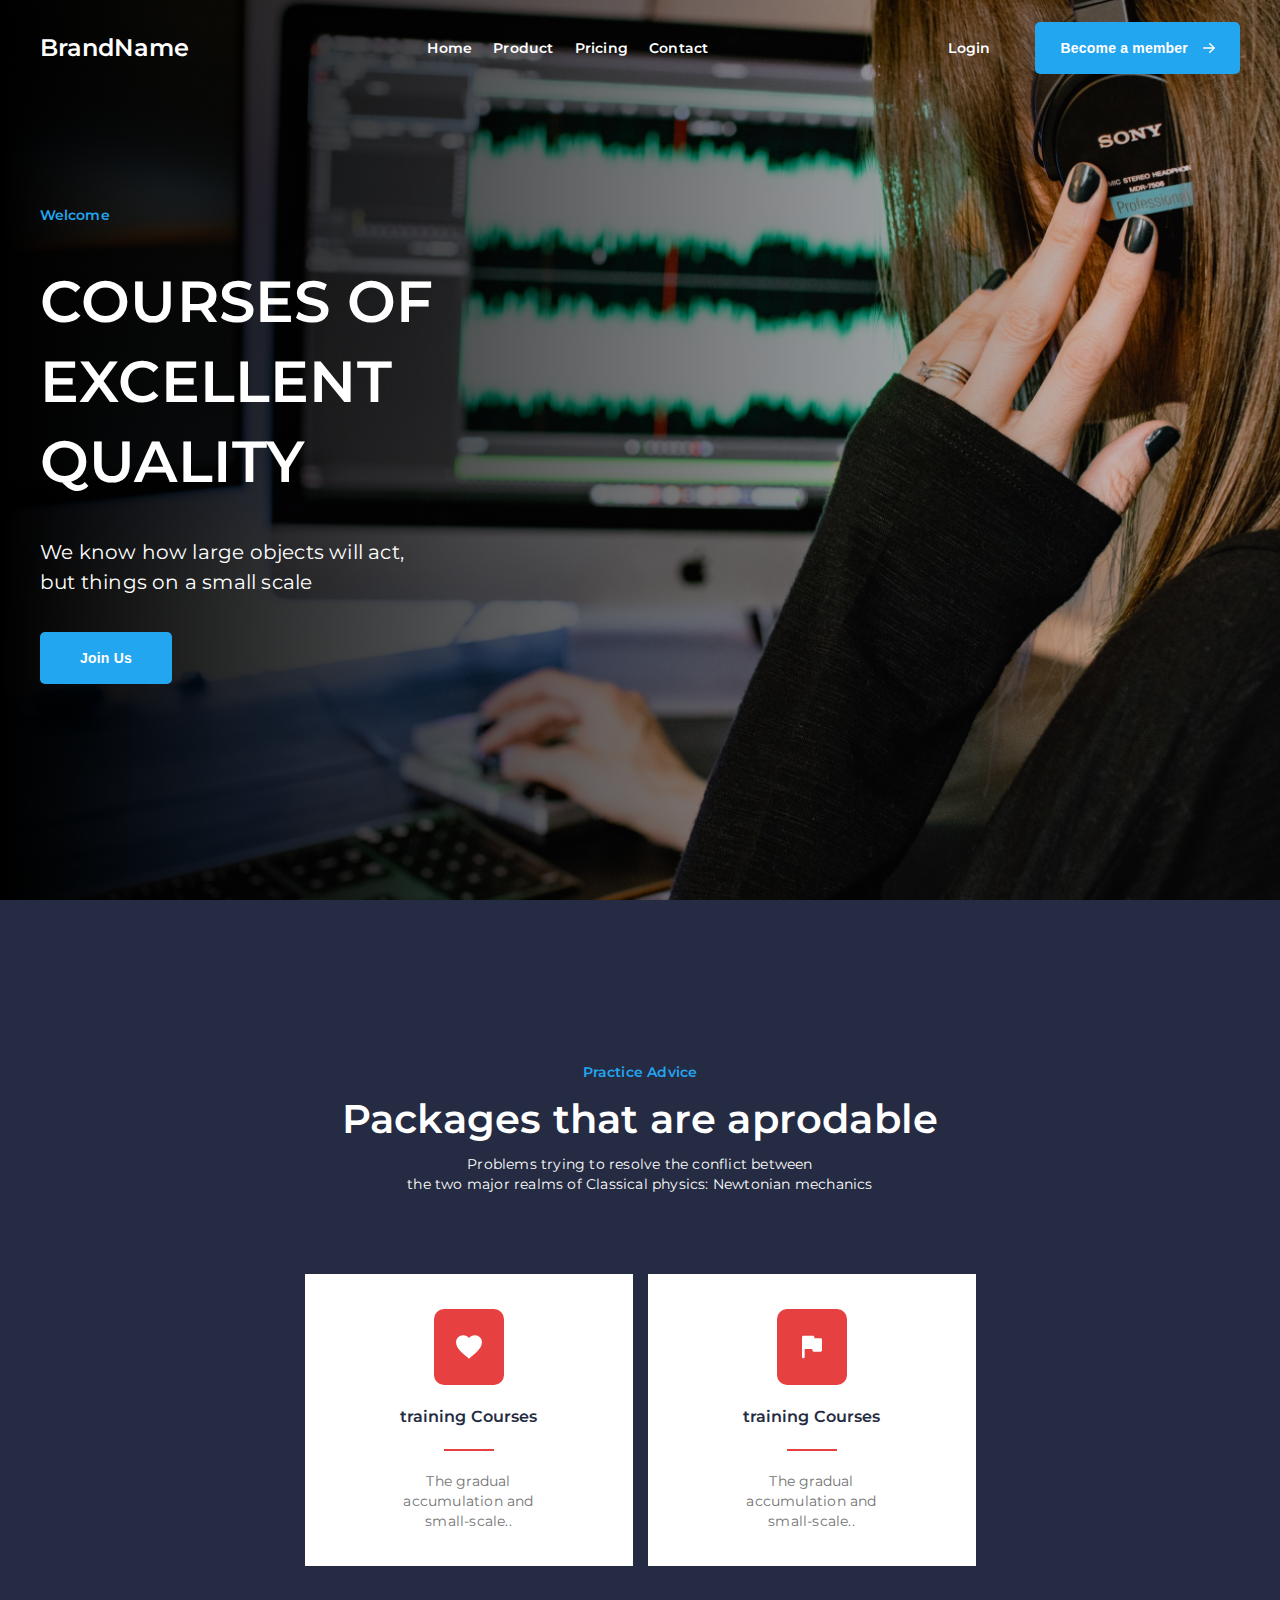
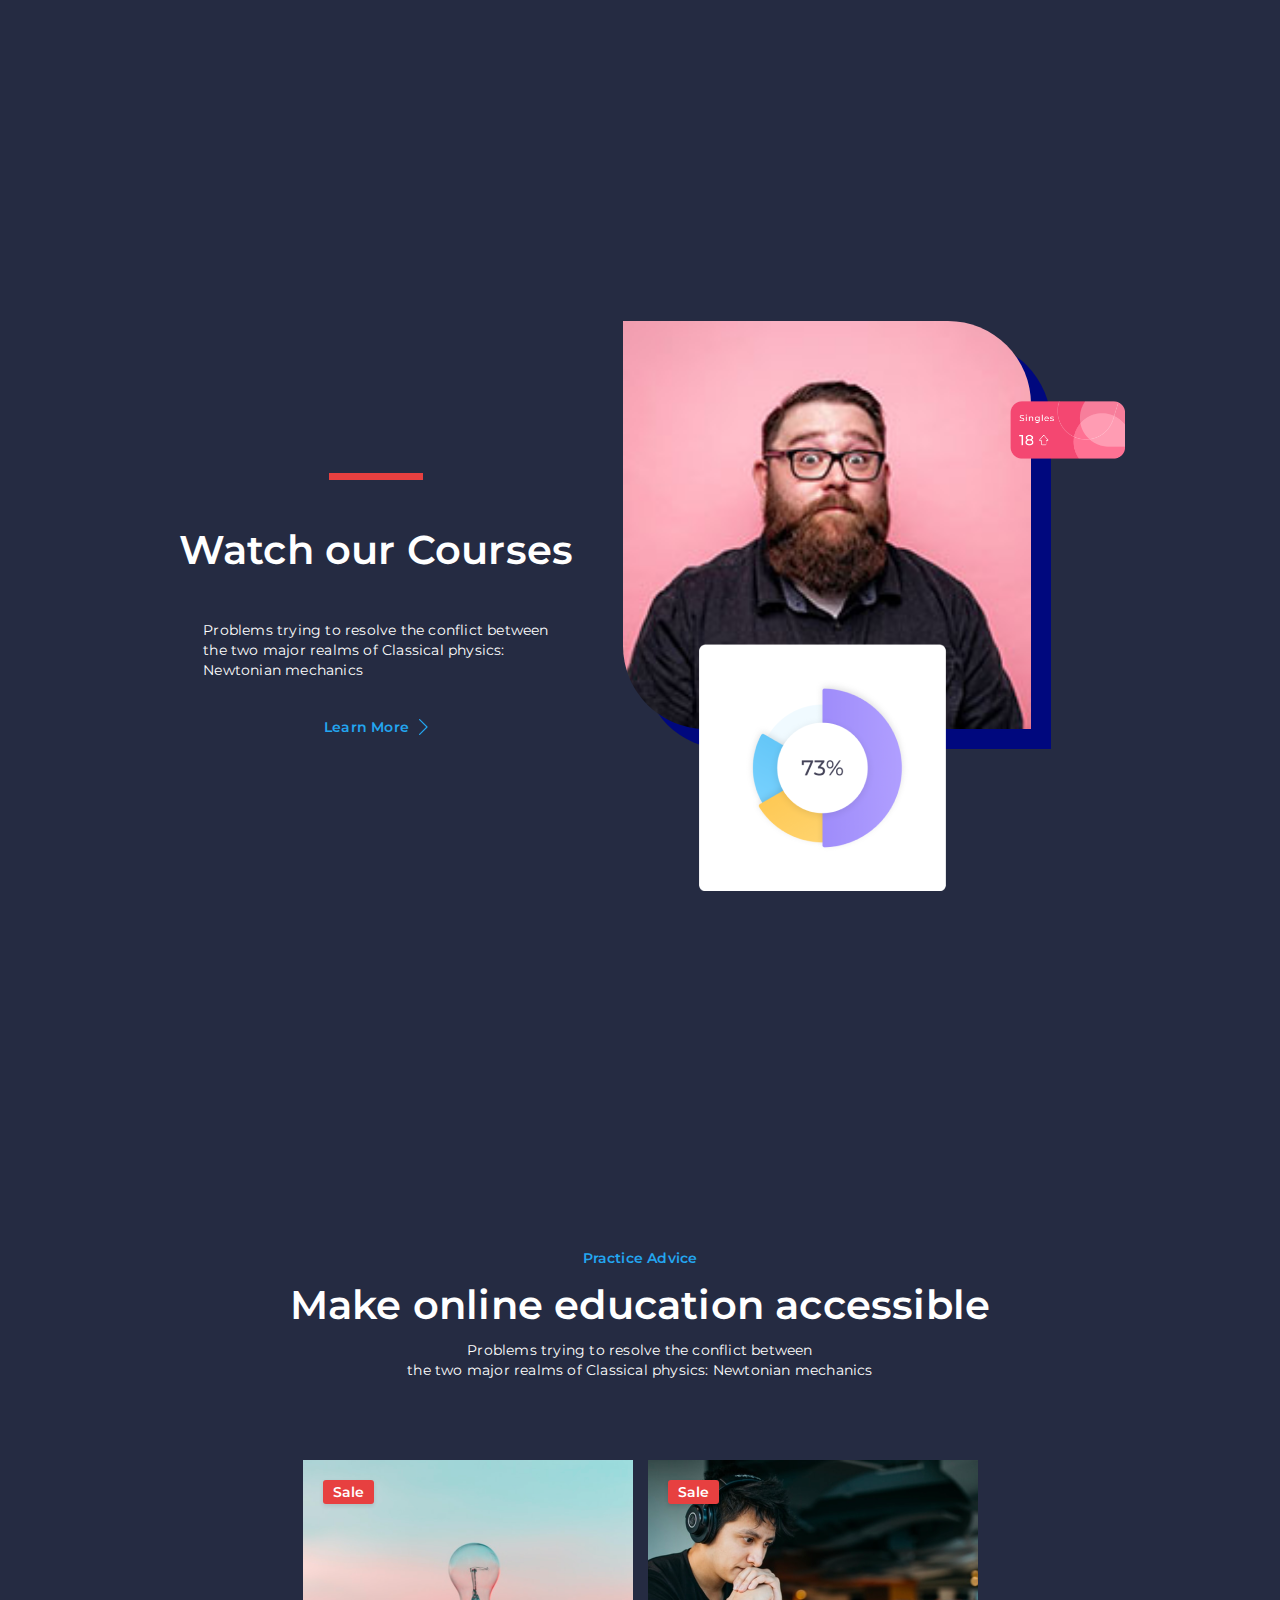
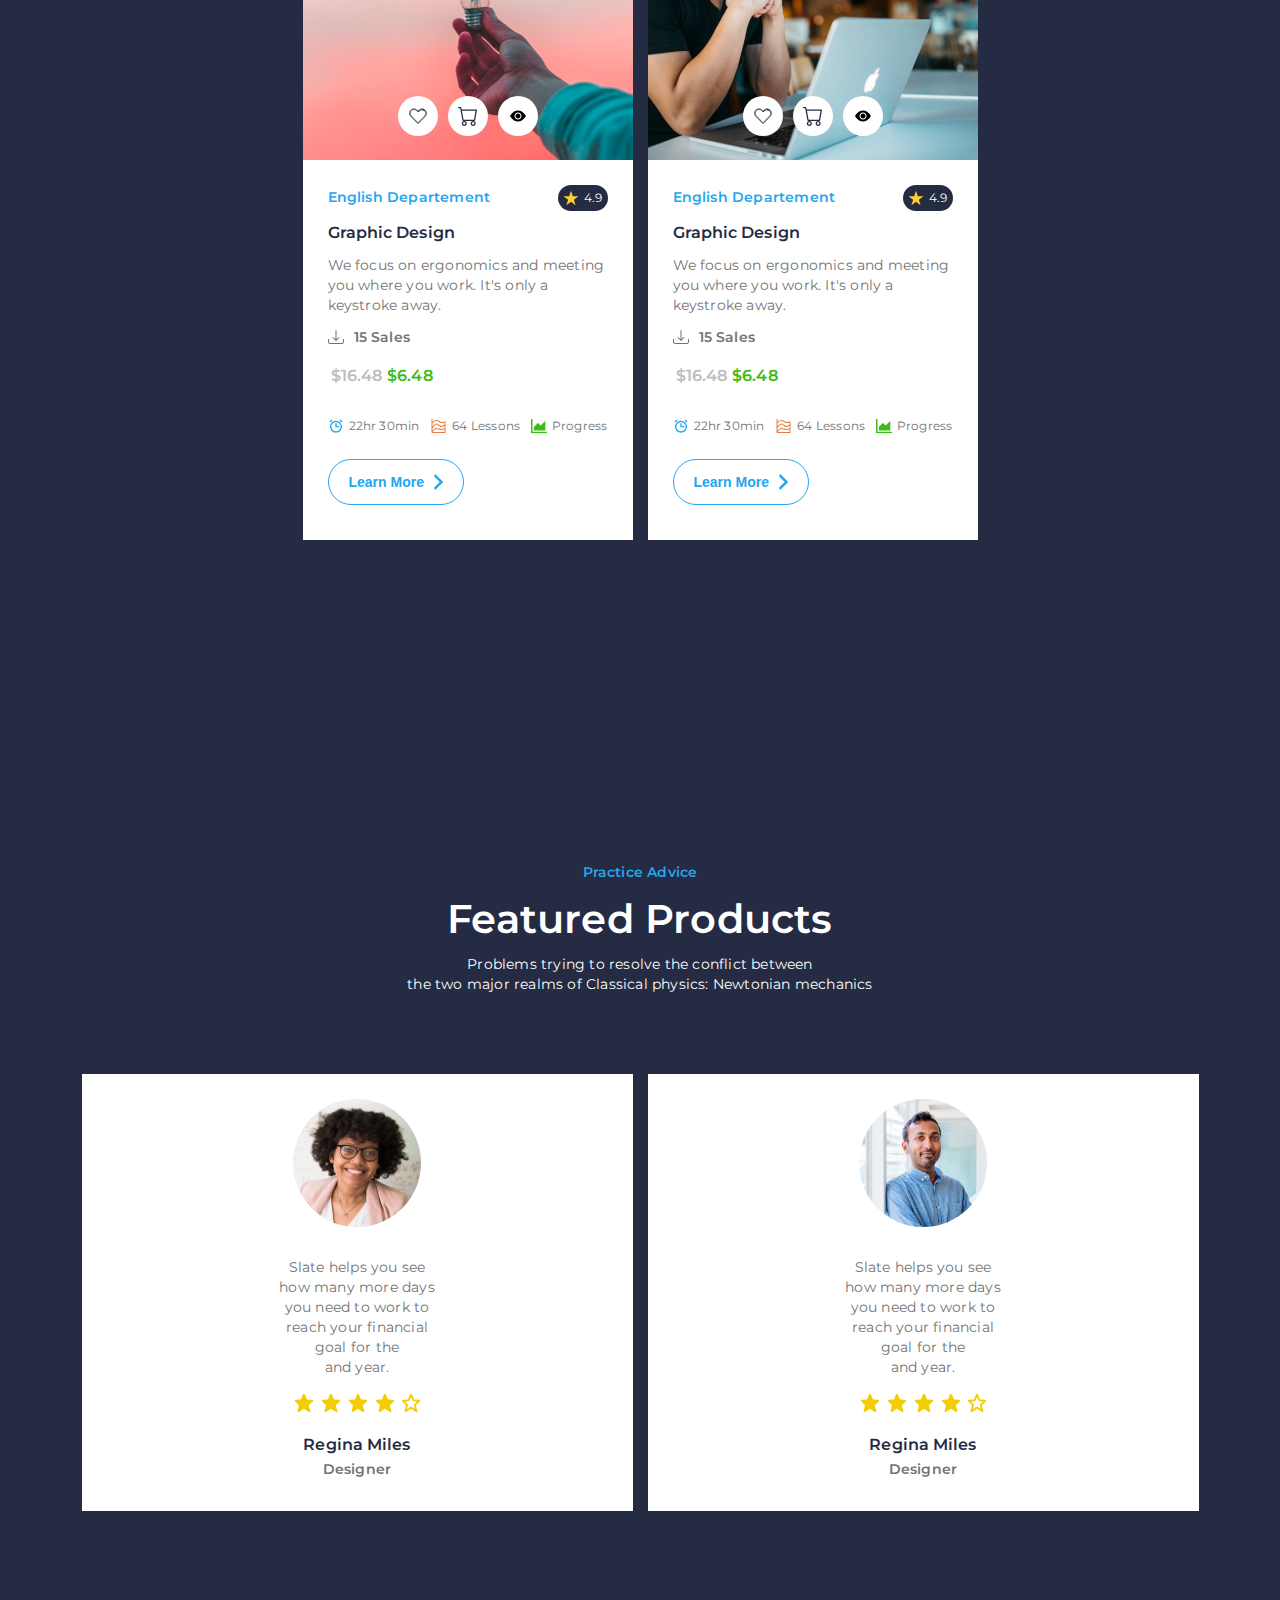
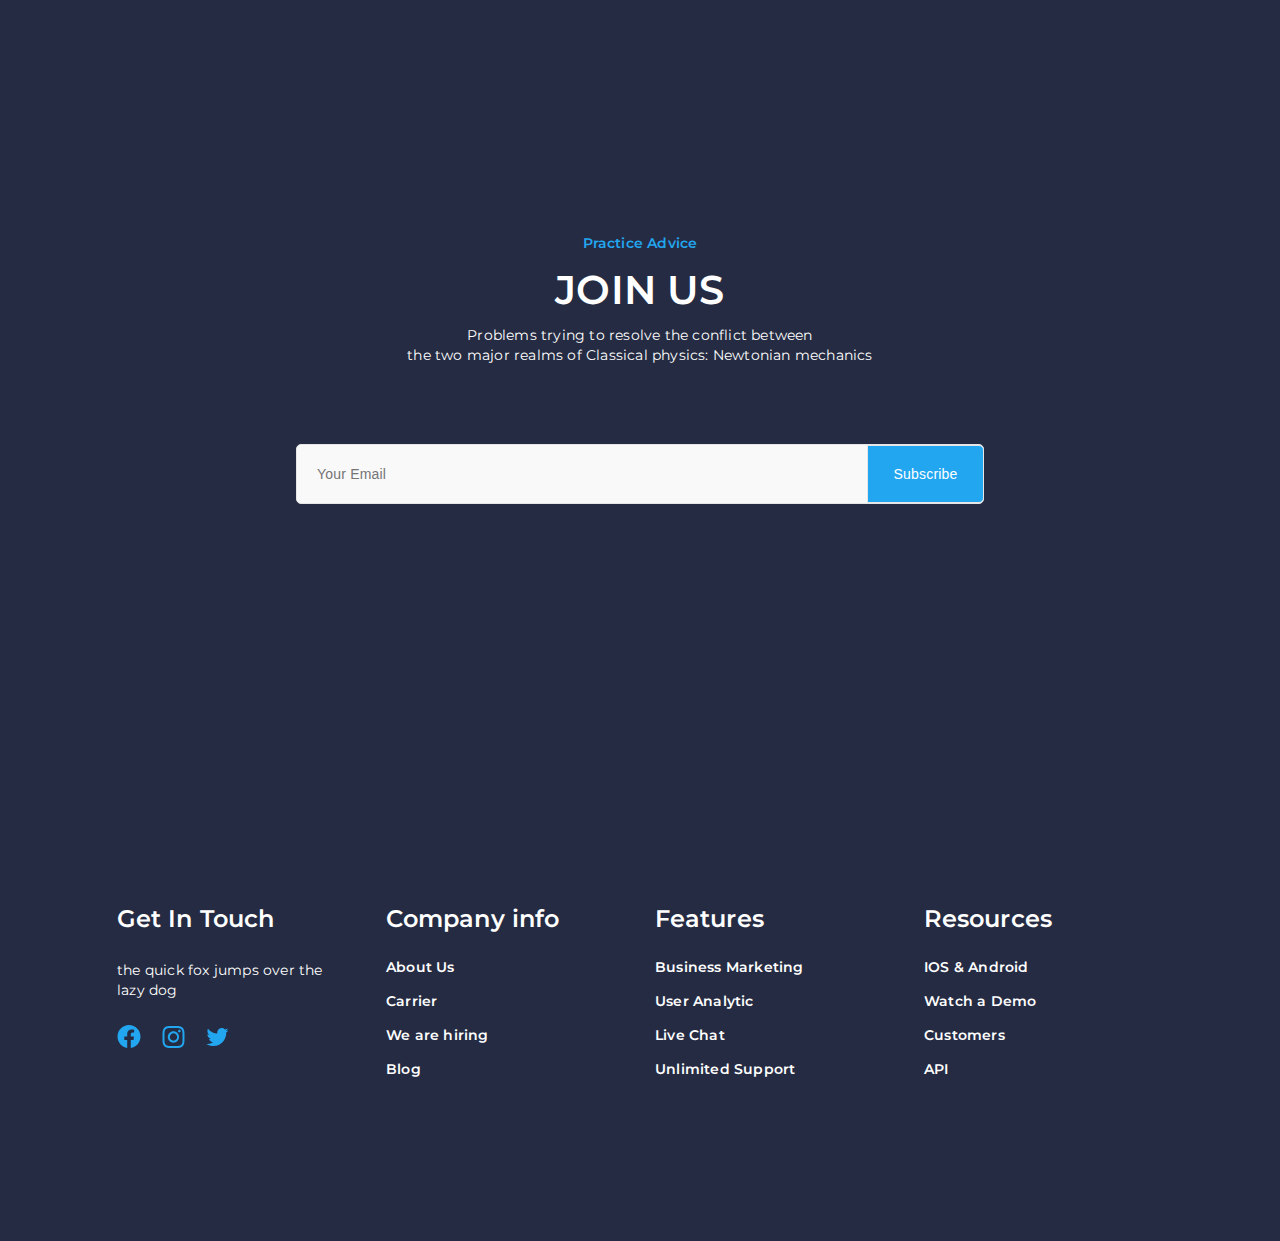
<file: index.html>
<html>
<head>
    <meta charset="UTF-8">
    <meta name="viewport"
          content="width=device-width, user-scalable=no, initial-scale=1.0, maximum-scale=1.0, minimum-scale=1.0">
    <meta http-equiv="X-UA-Compatible" content="ie=edge">
    <link rel="stylesheet" type="text/css" href="assets/styles/font.css">
    <link rel="stylesheet" type="text/css" href="assets/styles/reset.css">
    <link rel="stylesheet" type="text/css" href="assets/styles/style.css">
    <link rel="stylesheet" type="text/css" href="assets/styles/intro.css">
    <link rel="stylesheet" type="text/css" href="assets/styles/size_390.css">

    <title>Document</title>
</head>

<header class="header">
    <div class="container">
        <div class="header__inner">
            <div class="header-logo menu-trigger">
                <h1 class="header-logo__link">BrandName</h1>
            </div>

            <div class="header-collapse">


                <a class="menu-trigger" id="trigger" href="#"></a>
                <div class="menu-popup">
                    <a class="menu-close" href="#"></a>



                    <ul class="header-collapse header__navigation">
                        <li><a class="navigation__link" href="#">Home</a></li>
                        <li><a class="navigation__link" href="#">Product</a></li>
                        <li><a class="navigation__link" href="#">Pricing</a></li>
                        <li><a class="navigation__link" href="#">Contact</a></li>
                    </ul>


                </div>

                <div class="header-collapse header__connection">
                    <a class="navigation__link" href="#">Login</a>
                    <button class="header__button button">
                        <i class="header__button__img" ></i>
                        <a class="header__button__link">Become a member</a>
                    </button>
                </div>

            </div>
        </div>

    </div>
</header>

<body>

    <main class="intro">
        <div class="container">
            <div class="intro-container">
                <div class="intro-container__text">
                    <div class="intro-container__title">Welcome</div>
                    <div class="intro-container__headline">COURSES OF <br /> EXCELLENT <br /> QUALITY</div>
                    <div class="intro-container__sub-headline">We know how large objects will act,<br /> but things on a small scale</div>
                    <button class="intro-container__button button">Join Us</button>
                </div>
            </div>
        </div>
    </main>

    <div class="section">
        <div class="section-header section__section-header">
            <span class="section-header__title">Practice Advice</span>
            <span class="section-header__header">Packages that are aprodable</span>
            <span class="section-header__subheader">
                Problems trying to resolve the conflict between<br />
                the two major realms of Classical physics: Newtonian mechanics
            </span>
        </div>

        <div class="row-card section__course-carousel">
            <div class="row-card__item">
                <div class="row-item__icon">
                    <img src="assets/icons/heart.svg"  class="icon"/>
                </div>
                <span class="row-item__subheader">
                        training Courses
                </span>
                <div class="row-item__line"></div>
                <p class="row-item__description">
                    The gradual <br />
                    accumulation and <br />
                    small-scale..
                </p>
            </div>
            <div class="row-card__item">
                <div class="row-item__icon">
                    <img src="assets/icons/flag.svg"  class="icon"/>
                </div>
                <span class="row-item__subheader">
                        training Courses
                </span>
                <div class="row-item__line"></div>
                <p class="row-item__description">
                    The gradual <br />
                    accumulation and <br />
                    small-scale..
                </p>
            </div>
        </div>
    </div>
    <div class="section">
        <div class="course-view section__course-view">
            <div class="course-view__text">
                <div class="course-view__line"></div>
                <span class="course-view__header">Watch our Courses</span>
                <span class="course-view__subheader">
                    Problems trying to resolve the conflict between<br />
                    the two major realms of Classical physics:<br />
                    Newtonian mechanics
                </span>
                <div class="course-view__button">
                    <span class="course-view__more">Learn More</span>
                    <img src="assets/icons/arrow-next.svg" class="course-view__next">
                </div>
            </div>
            <div class="course-view__card _anim-items">
                <div class="course-view__shadow"></div>
                <img src="assets/images/man.png" class="course-view__man"/>
                <img src="assets/images/diagram.png"  class="course-view__diagram"/>
                <img src="assets/images/singles.png"  class="course-view__singles"/>
            </div>
        </div>
    </div>
    <div class="section">
        <div class="section-header section__section-header">
            <span class="section-header__title">Practice Advice</span>
            <span class="section-header__header">Make online education accessible</span>
            <span class="section-header__subheader">
                Problems trying to resolve the conflict between<br />
                the two major realms of Classical physics: Newtonian mechanics
            </span>
        </div>

        <div class="course-carousel section__course-carousel">
            <div class="course-item">
                <div class="course-item__header">
                    <img class="course-item__image" src="assets/images/course-1.png" />
                    <div class="course-item__sale">Sale</div>
                    <div class="course-item__actions">
                        <div class="icon-button">
                            <img class="icon-button__icon" src="assets/icons/like.svg" />
                        </div>
                        <div class="icon-button">
                            <img class="icon-button__icon" src="assets/icons/cart.svg" />
                        </div>
                        <div class="icon-button">
                            <img class="icon-button__icon" src="assets/icons/view.svg"/>
                        </div>
                    </div>
                </div>
                <div class="course-item__content">
                    <div class="course-item__content-header">
                        <span class="course-item__name">English Departement</span>
                        <div class="rating">4.9</div>
                    </div>
                    <span class="course-item__subheader">
                        Graphic Design
                    </span>
                    <p class="course-item__description">
                        We focus on ergonomics and meeting
                        you where you work. It's only a
                        keystroke away.
                    </p>
                    <div class="course-item__sales">
                        <img src="assets/icons/sales.svg" />
                        <span class="course-item__sales-value">15 Sales</span>
                    </div>
                    <div class="course-item__prices">
                        <span class="course-item__price course-item__price_muted">$16.48</span>
                        <span class="course-item__price">$6.48</span>
                    </div>
                    <div class="course-item__info">
                        <div class="course-item__info-item">
                            <img src="assets/icons/clock.svg" />
                            <span class="course-item__info-title">22hr 30min</span>
                        </div>
                        <div class="course-item__info-item">
                            <img src="assets/icons/lessons.svg" />
                            <span class="course-item__info-title">64 Lessons</span>
                        </div>
                        <div class="course-item__info-item">
                            <img src="assets/icons/progress.svg" />
                            <span class="course-item__info-title">Progress</span>
                        </div>
                    </div>
                    <button class="outline-button course-item__outline-button outline-button_arrow">
                        Learn More
                    </button>
                </div>
            </div>
            <div class="course-item">
                <div class="course-item__header">
                    <img class="course-item__image" src="assets/images/course-2.png" />
                    <div class="course-item__sale">Sale</div>
                    <div class="course-item__actions">
                        <div class="icon-button">
                            <img class="icon-button__icon" src="assets/icons/like.svg" />
                        </div>
                        <div class="icon-button">
                            <img class="icon-button__icon" src="assets/icons/cart.svg" />
                        </div>
                        <div class="icon-button">
                            <img class="icon-button__icon" src="assets/icons/view.svg"/>
                        </div>
                    </div>
                </div>
                <div class="course-item__content">
                    <div class="course-item__content-header">
                        <span class="course-item__name">English Departement</span>
                        <div class="rating">4.9</div>
                    </div>
                    <span class="course-item__subheader">
                        Graphic Design
                    </span>
                    <p class="course-item__description">
                        We focus on ergonomics and meeting
                        you where you work. It's only a
                        keystroke away.
                    </p>
                    <div class="course-item__sales">
                        <img src="assets/icons/sales.svg" />
                        <span class="course-item__sales-value">15 Sales</span>
                    </div>
                    <div class="course-item__prices">
                        <span class="course-item__price course-item__price_muted">$16.48</span>
                        <span class="course-item__price">$6.48</span>
                    </div>
                    <div class="course-item__info">
                        <div class="course-item__info-item">
                            <img src="assets/icons/clock.svg" />
                            <span class="course-item__info-title">22hr 30min</span>
                        </div>
                        <div class="course-item__info-item">
                            <img src="assets/icons/lessons.svg" />
                            <span class="course-item__info-title">64 Lessons</span>
                        </div>
                        <div class="course-item__info-item">
                            <img src="assets/icons/progress.svg" />
                            <span class="course-item__info-title">Progress</span>
                        </div>
                    </div>
                    <button class="outline-button course-item__outline-button outline-button_arrow">
                        Learn More
                    </button>
                </div>
            </div>
        </div>
    </div>
    <div class="section">
         <div class="section-header section__section-header">
            <span class="section-header__title">Practice Advice</span>
            <span class="section-header__header">Featured Products</span>
            <span class="section-header__subheader">
                Problems trying to resolve the conflict between<br />
                the two major realms of Classical physics: Newtonian mechanics
            </span>
        </div>
        <div class="course-carousel section__course-carousel">
            <div class="course-block">
                <img src="assets/images/woman.png" class="course-block__img"/>
                <div class="course-block__content">
                    <p class="course-block__description">
                        Slate helps you see <br />
                        how many more days<br />
                        you need to work to<br />
                        reach your financial<br />
                        goal for the <br />
                        and year.
                    </p>
                    <div class="course-block__stars">
                        <img src="assets/icons/bxs-star.svg" />
                        <img src="assets/icons/bxs-star.svg" />
                        <img src="assets/icons/bxs-star.svg" />
                        <img src="assets/icons/bxs-star.svg" />
                        <img src="assets/icons/bx-star.svg" />
                    </div>
                    <div class="course-block__name">
                        <span class="course-block__subheader">
                            Regina Miles
                        </span>
                        <p class="course-block__profession">
                            Designer
                        </p>
                    </div>
                </div>
            </div>
             <div class="course-block">
                <img src="assets/images/manF.png" class="course-block__img"/>
                <div class="course-block__content">
                    <p class="course-block__description">
                        Slate helps you see <br />
                        how many more days<br />
                        you need to work to<br />
                        reach your financial<br />
                        goal for the <br />
                        and year.
                    </p>
                    <div class="course-block__stars">
                        <img src="assets/icons/bxs-star.svg" />
                        <img src="assets/icons/bxs-star.svg" />
                        <img src="assets/icons/bxs-star.svg" />
                        <img src="assets/icons/bxs-star.svg" />
                        <img src="assets/icons/bx-star.svg" />
                    </div>
                    <div class="course-block__name">
                        <span class="course-block__subheader">
                            Regina Miles
                        </span>
                        <p class="course-block__profession">
                            Designer
                        </p>
                    </div>
                </div>
            </div>
        </div>
    </div>
    <div class="section">
        <div class="section-header section__section-header">
            <span class="section-header__title">Practice Advice</span>
            <span class="section-header__header">JOIN US</span>
            <span class="section-header__subheader">
                Problems trying to resolve the conflict between<br />
                the two major realms of Classical physics: Newtonian mechanics
            </span>
        </div>
        <form class="course-form section__course-carousel">
            <p class="course-form__field">
                <input type="email" name="email" placeholder="Your Email" class="course-form__email">
                <button type="submit" name="submit" class="course-form__button ">Subscribe</button>
            </p>
        </form>
    </div>
    <div class="section">
        <div class="course-carousel section__course-carousel">
            <div class="course-footer">
                <div class="course-footer__column1">
                    <span class="course-footer__header">Get In Touch</span>
                    <span class="course-footer__subheader">the quick fox jumps over the <br /> lazy dog</span>
                    <div class="course-footer__icons">
                        <img class="course-footer__icon" src="assets/icons/facebook.svg" />
                        <img class="course-footer__icon" src="assets/icons/instagram.svg" />
                        <img class="course-footer__icon" src="assets/icons/twitter.svg" />
                    </div>
                </div>
                <div class="course-footer__column">
                    <span class="course-footer__header">Company info</span>
                    <div class="course-footer__links">
                        <span class="course-footer__link">About Us</span>
                        <span class="course-footer__link">Carrier</span>
                        <span class="course-footer__link">We are hiring</span>
                        <span class="course-footer__link">Blog</span>
                    </div>
                </div>
                <div class="course-footer__column">
                    <span class="course-footer__header">Features</span>
                    <div class="course-footer__links">
                        <span class="course-footer__link">Business Marketing</span>
                        <span class="course-footer__link">User Analytic</span>
                        <span class="course-footer__link">Live Chat</span>
                        <span class="course-footer__link">Unlimited Support</span>
                    </div>
                </div>
                <div class="course-footer__column">
                    <span class="course-footer__header">Resources</span>
                    <div class="course-footer__links">
                        <span class="course-footer__link">IOS & Android</span>
                        <span class="course-footer__link">Watch a Demo</span>
                        <span class="course-footer__link">Customers</span>
                        <span class="course-footer__link">API</span>
                    </div>
                </div>
            </div>
        </div>
    </div>


    <script
        src="https://code.jquery.com/jquery-2.2.4.js"
        integrity="sha256-iT6Q9iMJYuQiMWNd9lDyBUStIq/8PuOW33aOqmvFpqI="
        crossorigin="anonymous">

    </script>
     <script >
             $(function() {
        var $menu_popup = $('.menu-popup');

        $(".menu-trigger, .menu-close").click(function(){
            $menu_popup.slideToggle(300, function(){
                if ($menu_popup.is(':hidden')) {
                    $('body').removeClass('body_pointer');
                } else {
                    $('body').addClass('body_pointer');
                }
            });
            return false;
        });

        $(document).on('click', function(e){
            if (!$(e.target).closest('.menu').length){
                $('body').removeClass('body_pointer');
                $menu_popup.slideUp(300);
            }
        });
    });
     </script>
</body>
</html>
</file>
<file: assets/styles/font.css>
@font-face {
    font-family: Montserrat;
    src: url("../fonts/Montserrat-Regular.ttf");
    font-weight: 400;
    font-style: normal;
}

@font-face {
    font-family: Montserrat;
    src: url("../fonts/Montserrat-SemiBold.ttf");
    font-weight: 700;
    font-style: normal;
}
</file>
<file: assets/styles/style.css>
body {
    font-family: Montserrat;
}

.section {
    background-color: #252B42;
    padding: 160px 0;
}

.section-header {
    align-items: center;
    display: flex;
    flex-direction: column;
    /*width: 691px;*/
    letter-spacing: 0.2px;
}

.section__section-header {
    margin: auto;
}

.section-header__title {
    color: #23A6F0;
    font-weight: 700;
    font-size: 14px;
    line-height: 24px;
}

.section-header__header {
    color: white;
    font-size: 40px;
    font-weight: 700;
    line-height: 50px;
    margin: 10px 0;
}

.section-header__subheader {
    color: white;
    font-size: 14px;
    line-height: 20px;
    text-align: center;
}

.section__course-carousel {
    margin-top: 80px;
}

.course-carousel {
    display: flex;
    flex-direction: row;
    gap: 15px;
    justify-content: center;
}


/*----course-item----*/
.course-item {
    width: 330px;
}

.course-item__header {
    position: relative;
}

.course-item__image {
    width: 330px;
    height: 300px;
    object-fit: cover;
}

.course-item__sale {
    background-color: #E74040;
    border-radius: 3px;
    box-shadow: 0px 2px 4px 0px rgba(0, 0, 0, 0.10);
    color: white;
    display: inline-block;
    font-size: 14px;
    font-weight: 700;
    line-height: 24px;
    letter-spacing: 0.2px;
    padding: 0 10px;
    position: absolute;
    top: 20px;
    left: 20px;
}

.course-item__actions {
    bottom: 24px;
    display: flex;
    flex-direction: row;
    gap: 10px;
    justify-content: center;
    position: absolute;
    width: 100%;
}

.course-item__content {
    background-color: white;
    display: flex;
    flex-direction: column;
    gap: 10px;
    padding: 25px 25px 35px 25px;
}

.course-item__content-header {
    display: flex;
    flex-direction: row;
    justify-content: space-between;
}

.course-item__name {
    color: #23A6F0;
    font-size: 14px;
    line-height: 24px;
    font-weight: 700;
    letter-spacing: 0.2px;
}

.course-item__subheader {
    color: #252B42;
    font-size: 16px;
    font-weight: 700;
    letter-spacing: 0.1px;
    line-height: 24px;
}

.course-item__description {
    color: #737373;
    font-size: 14px;
    line-height: 20px;
    letter-spacing: 0.2px;
}

.course-item__sales {
    align-items: center;
    display: flex;
    gap: 10px;
}

.course-item__sales-value {
    color: #737373;
    font-size: 14px;
    font-weight: 700;
    line-height: 24px;
    letter-spacing: 0.2px;
}

.course-item__prices {
    display: flex;
    gap: 5px;
    padding: 5px 3px;
}

.course-item__price {
    color: #40BB15;
    font-size: 16px;
    font-weight: 700;
    line-height: 24px;
    letter-spacing: 0.1px;
}

.course-item__price_muted {
    color: #BDBDBD;
}

.course-item__info {
    display: flex;
    justify-content: space-between;
    padding: 15px 0;
}

.course-item__info-item {
    align-items: center;
    display: flex;
    gap: 5px;
}

.course-item__info-title {
    color: #737373;
    font-size: 12px;
    letter-spacing: 0.2px;
    line-height: 16px;
}

.course-item__outline-button {
    align-self: flex-start;
}
/*--------*/

/*----outline-button----*/
.outline-button {
    align-items: center;
    background-color: white;
    border: 1px solid #23A6F0;
    border-radius: 37px;
    color: #23A6F0;
    display: flex;
    font-size: 14px;
    font-weight: 700;
    gap: 10px;
    line-height: 24px;
    padding: 10px 20px;
}

.outline-button_arrow:after {
    background-image: url('/assets/icons/arrow-right.svg');
    content: '';
    display: inline-block;
    height: 16px;
    width: 9px;
}
/*--------*/

/*----rating----*/
.rating {
    align-items: center;
    background-color: #252B42;
    border-radius: 20px;
    color: white;
    display: flex;
    font-size: 12px;
    letter-spacing: 0.2px;
    line-height: 16px;
    padding: 5px;
}

.rating:before {
    background-image: url('/assets/icons/star.svg');
    content: '';
    height: 16px;
    margin-right: 5px;
    width: 16px;
}
/*--------*/


/*----icon-button----*/
.icon-button {
    align-items: center;
    background-color: white;
    border-radius: 50%;
    cursor: pointer;
    display: flex;
    height: 40px;
    justify-content: center;
    transition: background-color 100ms ease-in;
    width: 40px;
}

.icon-button:hover {
    background-color: #e7e7e7;
}

/*------list_2---------*/

.row-card{
    display: flex;
    flex-direction: row;
    gap: 15px;
    justify-content: center;
}

.row-card__item{
    width: 248px;
    background-color: white;

    display: flex;
    padding: 35px 40px;
    flex-direction: column;
    align-items: center;
    gap: 20px;
}

.row-item__icon{
    display: flex;
    padding: 22px 19px;
    flex-direction: column;
    align-items: flex-start;
    gap: 10px;
    border-radius: 10px;
    background: #E74040;
}

.row-card__item img{
    transition: 1s;
    display: block;
}

.row-card__item:hover img{
    transform: scale(1.2)
}

.icon{
    width: 32px;
    height: 32px;
}

.row-item__subheader {
    color: #252B42;
    font-size: 16px;
    font-weight: 700;
    letter-spacing: 0.1px;
    line-height: 24px;
    text-align: center;
}

.row-item__line{
    width: 50px;
    height: 2px;
    background: #E74040;
}

.row-item__description {
    color: #737373;
    text-align: center;
    font-size: 14px;
    line-height: 20px;
    letter-spacing: 0.2px;
}

/*------list_3---------*/

.course-view{
    display: flex;
    flex-direction: row;
    gap: 15px;
    justify-content: center;
}
.section__course-view{
    display: flex;
    padding: 35px 40px;
    align-items: center;
    gap: 20px;
    align-self: stretch;
}

.course-view__text{
    display: flex;
    flex-direction: column;
    gap: 35px;
    align-items: center;
    letter-spacing: 0.2px;
    margin: 30px;
}
.course-view__line{
    width: 94px;
    height: 7px;
    background: #E74040;
}

.course-view__header {
    color: white;
    font-size: 40px;
    font-weight: 700;
    line-height: 50px;
    margin: 10px 0;
}

.course-view__subheader {
    color: white;
    font-size: 14px;
    line-height: 20px;
}

.course-view__button{
    display: flex;
    align-items: center;
    gap: 10px;
}
.course-view__button:hover{
    cursor:pointer;
}


.course-view__more{
    color: #23A6F0;
    font-weight: 700;
    font-size: 14px;
    line-height: 24px;
}

.course-view__next{
    width: 9px;
    height: 16px;
}

.course-view__card{
    width: 508px;
    height: 570px;

}

.course-view__shadow{
    position: absolute;
    width: 408.093px;
    height: 408.093px;
    flex-shrink: 0;
    border-radius: 0px 83.115px;
    background: #00087E;
    margin: 20px 0 0 20px;
}

.course-view__man{
    position: absolute;
    width: 408.093px;
    height: 408.093px;
    border-radius: 0px 83.115px;
}

.course-view__diagram{
    position: relative;
    width: 247px;
    height: 247px;
    left: 76px;
    top: 323px;
}

.course-view__singles{
     position: absolute;
     width: 115px;
     height: 58px;
     margin: 80px 0 0 140px;
}

/*------list_5---------*/

.course-block{
    display: flex;
    width: 501px;
    padding: 25px 25px 0px 25px;
    flex-direction: column;
    align-items: center;
    background: white;
}

.course-block__img{
    width: 128px;
    height: 128px;
    flex-shrink: 0;
    border-radius: 50%;
}

.course-block__content{
    display: flex;
    padding: 30px;
    flex-direction: column;
    align-items: center;
    gap: 15px;
    align-self: stretch;
}

.course-block__subheader {
    color: #252B42;
    font-size: 16px;
    font-weight: 700;
    letter-spacing: 0.1px;
    line-height: 24px;

}

.course-block__description {
    color: #737373;
    font-size: 14px;
    line-height: 20px;
    letter-spacing: 0.2px;
    text-align: center;
}

.course-block__profession{
     color: #737373;
     font-size: 14px;
     font-weight: 700;
     line-height: 24px;
     letter-spacing: 0.2px;
     text-align: center;
}

/*------list_6---------*/

.course-form{
    width: 100%;
    height: 58px;
    display: flex;
    justify-content: center;
}

.course-form__field{
    display: flex;
    align-items: center;
}

.course-form__email{
    display: flex;
    width: 688px;
    padding: 15px 591px 15px 20px;
    align-items: center;

    border-radius: 5px;
    border: 1px solid #E6E6E6;
    background: #F9F9F9;

    font-size: 14px;
    line-height: 28px;
    letter-spacing: 0.2px;
}

.course-form__button{
    position:absolute;
    margin: 0 0 0 571px;

    display: flex;
    width: 117px;
    height: 58px;
    padding: 15px 22.5px;
    justify-content: center;
    align-items: center;
    flex-shrink: 0;

    border-radius: 0px 5px 5px 0px;
    border: 1px solid #E6E6E6;
    background:  #23A6F0;

    color: white;
    text-align: center;
    font-size: 14px;
    line-height: 28px;
    letter-spacing: 0.2px;


    overflow:hidden;
}

.course-form__button:before {
  content: "";
  position: absolute;
  height: 100%;
  width: 0;
  background : #fff;
  left: 0;
  bottom: 0;
  transition: all .3s;
  opacity: 0.3;
}

.course-form__button:hover:before {
  width: 100%;
}

/*-----------Footer--------------*/
.course-footer{
    display: flex;
    width: 1046px;
    align-items: flex-start;
    gap: 30px;
}

.course-footer__column1{
    display:flex;
    width: 240px;
    flex-direction: column;
    gap: 25px;
}

.course-footer__column{
    display:flex;
    width: 240px;
    flex-direction: column;
    gap: 20px;
}

.course-footer__header {
    color: white;
    font-size: 24px;
    font-weight: 700;
    letter-spacing: 0.1px;
    line-height: 32px;

}

.course-footer__subheader {
    color: white;
    font-size: 14px;
    line-height: 20px;
    letter-spacing: 0.2px;
}

.course-footer__icons{
    display: flex;
    align-items: center;
    gap: 20px;
}

.course-footer__links{
    display: flex;
    flex-direction: column;
    align-items: flex-start;
    gap: 10px;
}

.course-footer__link{
    color: white;
    font-size: 14px;
    font-weight: 700;
    line-height: 24px;
    letter-spacing: 0.2px;

    text-decoration: none;

    position: relative;
    cursor: pointer;
}

.course-footer__icon{
    width: 24px;
    height: 24px;
    transition: 1s;
}

.course-footer__link:hover:after{
    opacity: 2;
}

.course-footer__link:after{
    content: "";
    width: 100%;
    height: 1px;
    display:block;

    background-color: #FFFFFF;
    opacity: 0;

    position: absolute;
    top: 100%;
    left: 0;
    z-index: 1;

    transition: opacity .2s linear;
}


.course-footer__icon:hover{
    cursor: pointer;
    transform: scale(1.2)
}
</file>
<file: assets/styles/intro.css>
.container{
    width: 100%;
    max-width: 1200px;
    margin: 0 auto;
}

.intro{
    min-height: 100vh;
    background-image: linear-gradient(90deg, #000 0.13%, #000 0.14%, rgba(0, 0, 0, 0.00) 99.56%), url('../../assets/images/background.png');
    background-size : cover;
    background-position: center;
    background-repeat: no-repeat;
    height: 889px;
}

.header{
    width: 100%;
    position: absolute;
    display: flex;
    justify-content: space-between;
}

.header__inner{
    padding: 16px 0px;
    align-items: center;
    display: flex;
    justify-content: space-between;

}

.header-logo{
    display: inline-flex;
    padding: 13px 42px 13px 0px;
    align-items: center;
}

.header-logo__link{
    color: #FFFFFF;
    font-weight: 700;
    font-size: 24px;
    line-height: 32px;
    letter-spacing: 0.1px;
}

.header-collapse{
    display: inline-flex;
    padding: 3px 0px;
    justify-content: center;
    align-items: center;
    gap: 240px;
}

.header__navigation{
    display: flex;
    align-items: center;
    gap: 21px;
}

.header__connection{
    display: flex;
    align-items: center;
    gap: 45px;
}

.navigation__link{
    color: #FFFFFF;
    font-weight: 700;
    font-size: 14px;
    line-height: 24px;
    letter-spacing: 0.2px;

    text-decoration: none;

    position: relative;
}

.navigation__link:hover:after{
    opacity: 2;
}

.navigation__link:after{
    content: "";
    width: 100%;
    height: 1px;
    display:block;

    background-color: #FFFFFF;
    opacity: 0;

    position: absolute;
    top: 100%;
    left: 0;
    z-index: 1;

    transition: opacity .2s linear;
}

.button{
    border: none;
    display: flex;
    flex-direction: row-reverse;

    padding: 15px 25px;
    align-items: center;
    gap: 15px;

    border-radius: 5px;
    background: #23A6F0;

}

.header__button__img{
    background-image: url('../../assets/icons/arrow.svg');
    background-repeat: no-repeat;
    float: right;
    width: 12px;
    height: 10px;
}

.header__button__link{
    color: #FFFFFF;
    font-weight: 700;
    font-size: 14px;
    line-height: 22px;
    letter-spacing: 0.2px;
}

.button{
  text-align: center;
  cursor: pointer;
  letter-spacing: 2px;
  position:relative;
  overflow:hidden;
}

.button:before {
  content: "";
  position: absolute;
  height: 100%;
  width: 0;
  background : #fff;
  left: 0;
  bottom: 0;
  transition: all .3s;
  opacity: 0.3;
}

.button:hover:before {
  width: 100%;
}

.header__toggler{
    width: 24px;
    height: 13.714px;
    flex-shrink: 0;
    padding: 0 0 0 119px;
}
/*----intro-container----*/

.intro-container{
    display: flex;
    padding: 203px 0px 112px 0px;
    flex-direction: column;
    align-items: flex-start;
    gap: 80px;
}

.intro-container__text{
    display: flex;
    flex-direction: column;
    align-items: flex-start;
    gap: 35px;
}

.intro-container__title{
    color: #23A6F0;
    font-size: 14px;
    font-weight: 700;
    line-height: 24px;
    letter-spacing: 0.1px;
}

.intro-container__headline{
    color: #FFFFFF;
    font-size: 58px;
    font-weight: 700;
    line-height: 80px;
    letter-spacing: 0.2px;
}

.intro-container__sub-headline{
    color: #FFFFFF;
    font-size: 20px;
    font-weight: 400;
    line-height: 30px;
    letter-spacing: 0.2px;
}

.intro-container__button{
    padding: 15px 40px;
    border-radius: 5px;
    background: #23A6F0;

    color: #FFFFFF;
    font-size: 14px;
    font-weight: 700;
    line-height: 22px;
    letter-spacing: 0.2px;
}

#trigger{
    display:none;
}
</file>
<file: assets/styles/size_390.css>
@media screen and (max-width: 390px) {

    .section {
        padding: 100px 10px;
    }

    .container{
        width: auto;
    }

    .section-header__header {
        text-align: center;
        font-size: 30px;
        line-height: 40px;
    }

    /*---------header----------*/

    .menu-trigger {
        display: block;
    }


    .menu-popup {
        display: none;
        background: #252B42;
        position: absolute;
        left: 0px;
        right: 0px;
        top: 0;
        box-sizing: border-box;
        padding: 30px;
        z-index: 9999;
        box-shadow: 0 14px 28px rgba(0,0,0,0.25), 0 10px 10px rgba(0,0,0,0.22);
    }

    .menu-popup ul {
        margin: 0;
        padding: 0;
    }

    .menu-popup li {
        list-style: none;
        margin: 10px 0;
        padding: 0;
    }

    .menu-popup li a {
        color: white;
        font-size: 14px;
        line-height: 20px;
        line-height: 1.4;
        text-decoration: none;
    }

    .body_pointer * {
        cursor: pointer;
    }

    .header__inner {
        gap: 35px;
    }

    .header-logo__link{
        font-size: 18px;
    }

    .header__connection {
        gap: 14px;
    }

    .navigation__link{
        font-size: 14px;
    }

    .header__button {
        padding: 0;
    }
    .header__button__link{
        font-size: 10px;
    }

    .header__button__img{
        display: none;
    }

    .intro{
        height:auto;
    }

    .intro-container{
        flex-direction: column;
        align-items: center;
    }

    .intro-container__text{
        flex-direction: column;
        align-items: center;
    }

    .intro-container__headline{
        text-align: center;
        font-size: 40px;
        line-height: 55px;
    }

    .intro-container__sub-headline{
        text-align: center;
        font-size: 16px;
    }
    /*---------intro----------*/
    .container{
        margin: 0 20px;
    }

    /*---------list_2----------*/
    .row-card{
        flex-direction: column;
        align-items: center;
    }

    /*---------list_3----------*/
    .course-view{
        flex-direction: column;
        align-items: center;
    }
    .course-view__text{
        flex-direction: column;
        text-align: center;
    }
    .course-view__header {
        font-size: 30px;
        line-height: 40px;
    }

    .course-view__card{
        flex-direction: column;
        align-items: center;
        width: 330px;
    }
    .course-view__shadow{
        width: 310px;
        height: 310px;
    }
    .course-view__man{
        width: 310px;
        height: auto;
    }

    .course-view__diagram{
        width: 55%;
        height: auto;
        top: 250px;
    }

    .course-view__singles{
        margin: 55px 0 0 35px;
    }

    /*---------list_4----------*/
    .course-carousel {
        flex-direction: column;
        align-items: center;
    }
    /*---------list_5----------*/
    .course-block{
        flex-direction: column;
        align-items: center;
        width: 280px;
    }

    /*---------list_6----------*/
    .course-form{
        flex-direction: column;
        align-items: center;
    }
    .course-form__email{
        max-width: 330px;
        height: 50;
        padding: 0 0 0 10px;
    }
    .course-form__button{
        margin: 0 0 0 230px;
        width: 100px;
        height: 50;
    }
    /*---------Footer----------*/
    .course-footer{
        flex-direction: column-reverse;
        align-items: center;
    }

    html, body {
    /* Убирает прокрутку по горизонтале, для мобильной версии */
    overflow-x: hidden;
}
}
</file>
